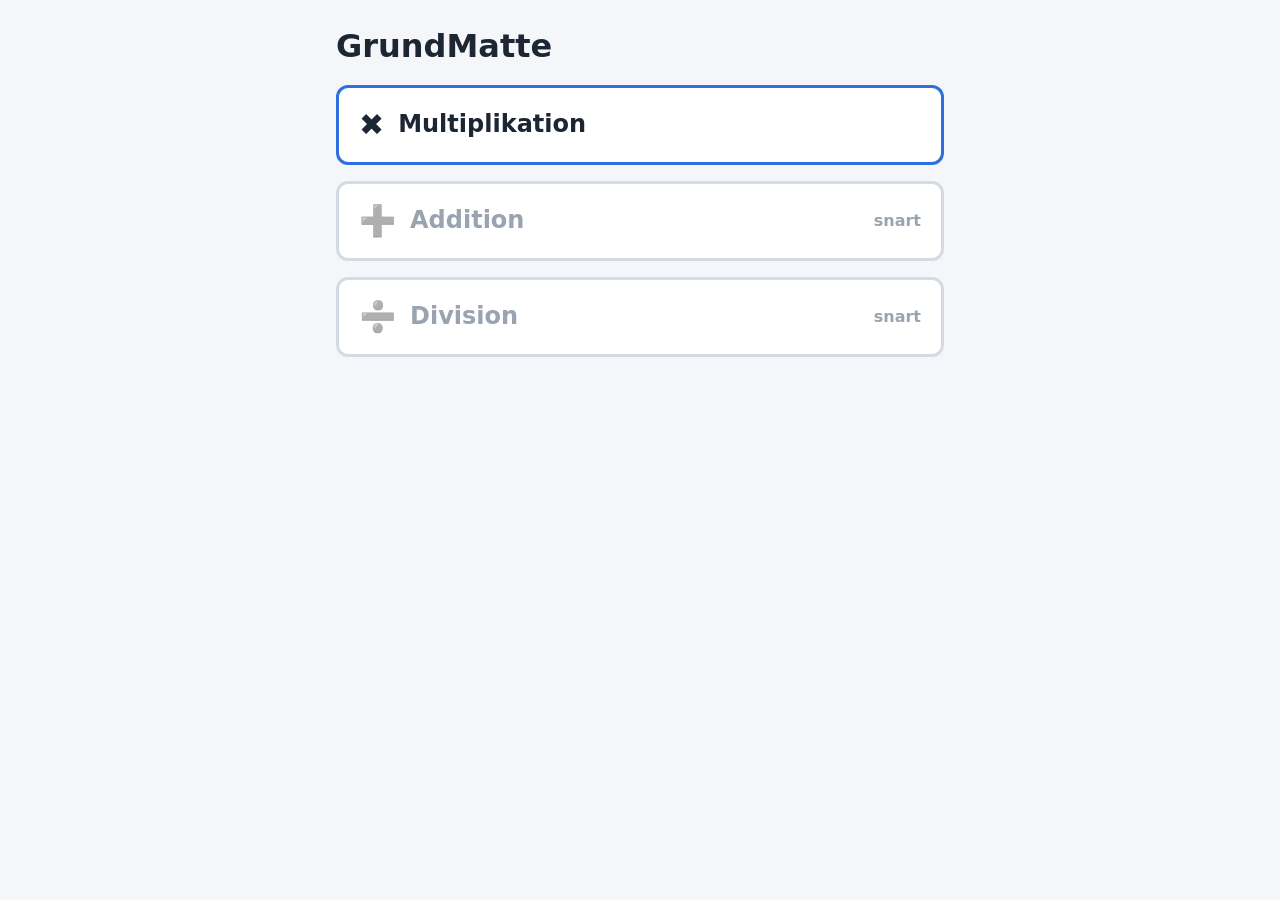
<file: index.html>
<!DOCTYPE html>
<html lang="sv">
<head>
  <meta charset="utf-8">
  <meta name="viewport" content="width=device-width, initial-scale=1">
  <title>GrundMatte</title>
  <link rel="stylesheet" href="css/style.css">
</head>
<body>
  <main class="sida">
    <h1 class="rubrik">GrundMatte</h1>

    <a class="ruta" href="multiplikation.html">
      <span class="ruta__ikon" aria-hidden="true">✖️</span> Multiplikation
    </a>

    <div class="ruta ruta--snart" aria-disabled="true">
      <span class="ruta__ikon" aria-hidden="true">➕</span> Addition
      <span class="ruta__snart">snart</span>
    </div>

    <div class="ruta ruta--snart" aria-disabled="true">
      <span class="ruta__ikon" aria-hidden="true">➗</span> Division
      <span class="ruta__snart">snart</span>
    </div>
  </main>
</body>
</html>
</file>
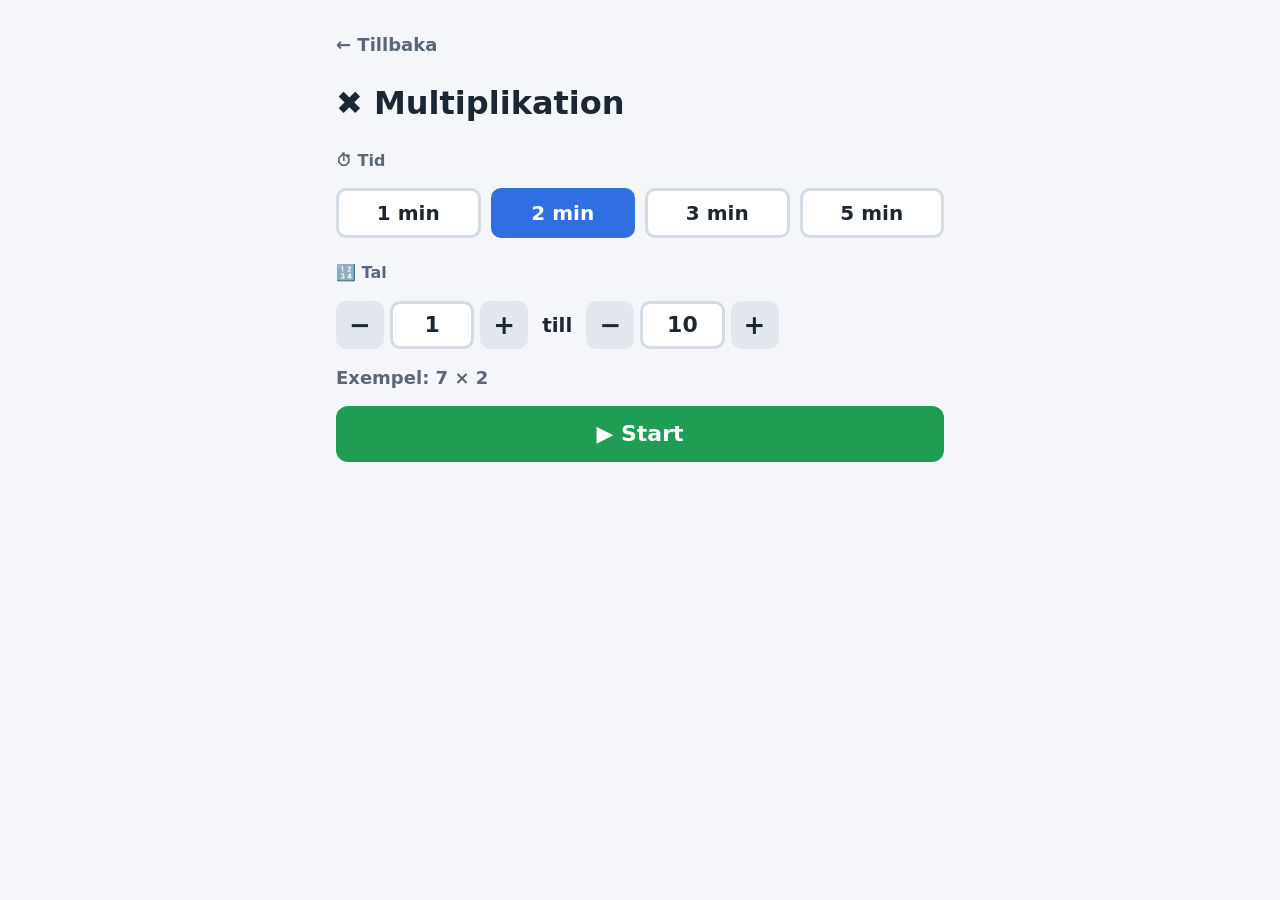
<file: multiplikation.html>
<!DOCTYPE html>
<html lang="sv">
<head>
  <meta charset="utf-8">
  <meta name="viewport" content="width=device-width, initial-scale=1">
  <title>Multiplikation – GrundMatte</title>
  <link rel="stylesheet" href="css/style.css">
</head>
<body>

  <!-- 1. Inställningar -->
  <main id="vy-installningar" class="sida">
    <a id="tillbaka" class="tillbaka" href="index.html">← Tillbaka</a>
    <h1 class="rubrik"><span aria-hidden="true">✖️</span> Multiplikation</h1>

    <p class="etikett"><span aria-hidden="true">⏱</span> Tid</p>
    <div class="valrad valrad--tid">
      <button type="button" class="val" data-sekunder="60">1 min</button>
      <button type="button" class="val val--vald" data-sekunder="120">2 min</button>
      <button type="button" class="val" data-sekunder="180">3 min</button>
      <button type="button" class="val" data-sekunder="300">5 min</button>
    </div>

    <p class="etikett"><span aria-hidden="true">🔢</span> Tal</p>
    <div class="intervall">
      <div class="stegare">
        <button type="button" id="fran-minus" class="steg" aria-label="Minska från">−</button>
        <input id="fran" class="talruta siffror" type="text" inputmode="numeric" autocomplete="off" value="1" aria-label="Från">
        <button type="button" id="fran-plus" class="steg" aria-label="Öka från">+</button>
      </div>
      <span class="intervall__till">till</span>
      <div class="stegare">
        <button type="button" id="till-minus" class="steg" aria-label="Minska till">−</button>
        <input id="till" class="talruta siffror" type="text" inputmode="numeric" autocomplete="off" value="10" aria-label="Till">
        <button type="button" id="till-plus" class="steg" aria-label="Öka till">+</button>
      </div>
    </div>
    <p id="exempel" class="exempel siffror">Exempel: 4 × 7</p>

    <button type="button" id="start" class="knapp knapp--start">▶ Start</button>
  </main>

  <!-- 2. Omgång -->
  <main id="vy-omgang" class="sida sida--omgang dold">
    <div class="statusrad siffror">
      <span id="tid" class="tid">⏱ 2:00</span>
      <span id="poang">⭐ 0</span>
    </div>

    <p id="uppgift" class="uppgift siffror">4 × 7 =</p>

    <form id="svarsform" class="svarsform" autocomplete="off">
      <input id="svar" class="svar siffror" type="text" inputmode="numeric" autocomplete="off"
             enterkeyhint="done" aria-label="Svar">
      <p id="facit" class="facit siffror osynlig">&nbsp;</p>
      <button type="submit" id="svara" class="knapp knapp--start">✓ Svara</button>
    </form>
  </main>

  <!-- 3. Sammanfattning -->
  <main id="vy-klart" class="sida dold">
    <h1 class="rubrik">Klart! <span aria-hidden="true">🎉</span></h1>

    <div class="resultat siffror">
      <span id="antal-ratt" class="resultat__ratt">✓ 0</span>
      <span id="antal-fel" class="resultat__fel">✗ 0</span>
    </div>

    <table id="fel-tabell" class="fel-tabell siffror">
      <thead>
        <tr><th>Uppgift</th><th>Ditt svar</th><th>Rätt</th></tr>
      </thead>
      <tbody></tbody>
    </table>
    <p id="inga-fel" class="inga-fel dold">Inga fel! <span aria-hidden="true">💪</span></p>

    <div class="knappar">
      <button type="button" id="igen" class="knapp knapp--start">↻ Igen</button>
      <button type="button" id="andra" class="knapp knapp--sekundar">⚙ Ändra</button>
    </div>
  </main>

  <script src="js/multiplikation-logik.js"></script>
  <script src="js/multiplikation.js"></script>
</body>
</html>
</file>
<file: css/style.css>
/* Gemensam stil för alla verktyg i GrundMatte */

:root {
  --accent: #2f6fdf;
  --gron: #1f9d55;
  --gron-ljus: #e3f6ea;
  --rod: #d64545;
  --rod-ljus: #fdeaea;
  --text: #1d2633;
  --text-svag: #5b6676;
  --bakgrund: #f4f6fa;
  --yta: #ffffff;
  --kant: #d5dbe3;
  --gra: #e3e8ef;
  --radie: 12px;
}

* { box-sizing: border-box; }

html { -webkit-text-size-adjust: 100%; }

body {
  margin: 0;
  background: var(--bakgrund);
  color: var(--text);
  font-family: system-ui, -apple-system, "Segoe UI", Roboto, sans-serif;
  font-size: 18px;
  line-height: 1.4;
}

.sida {
  max-width: 640px;
  margin: 0 auto;
  padding: 24px 16px 40px;
  display: flex;
  flex-direction: column;
  gap: 16px;
}

.rubrik {
  margin: 0;
  font-size: 32px;
  font-weight: 800;
}

.etikett {
  margin: 8px 0 0;
  font-size: 16px;
  font-weight: 700;
  color: var(--text-svag);
}

.dold { display: none !important; }
.osynlig { visibility: hidden; }  /* tar plats men syns inte, så att inget hoppar */

/* Siffror ska aldrig tvinga fram horisontell scroll */
.siffror {
  font-variant-numeric: tabular-nums;
  overflow-wrap: anywhere;
}

/* Verktygsrutor på landningssidan */
.ruta {
  display: flex;
  align-items: center;
  gap: 14px;
  min-height: 72px;
  padding: 16px 20px;
  background: var(--yta);
  border: 3px solid var(--accent);
  border-radius: var(--radie);
  color: var(--text);
  font-size: 24px;
  font-weight: 800;
  text-decoration: none;
}

a.ruta:hover, a.ruta:focus-visible { background: #eaf1fd; outline: none; }

.ruta--snart {
  border-color: var(--kant);
  color: #9aa4b1;
  cursor: default;
}

.ruta__ikon { font-size: 30px; }
.ruta--snart .ruta__ikon { filter: grayscale(1); opacity: .5; }

.ruta__snart {
  margin-left: auto;
  font-size: 16px;
  font-weight: 700;
}

/* Knappar */
.knapp {
  min-height: 56px;
  padding: 12px 20px;
  border: 0;
  border-radius: var(--radie);
  font: inherit;
  font-size: 22px;
  font-weight: 800;
  cursor: pointer;
}

.knapp:focus-visible, .val:focus-visible, .steg:focus-visible {
  outline: 3px solid var(--accent);
  outline-offset: 2px;
}

.knapp--start { background: var(--gron); color: #fff; }
.knapp--start:hover { background: #198a4a; }
.knapp--sekundar { background: var(--gra); color: var(--text); }
.knapp--sekundar:hover { background: #d6dde7; }

.knappar {
  display: flex;
  gap: 10px;
}

.knappar .knapp { flex: 1; }

/* Valknappar (t.ex. tid) */
.valrad {
  display: flex;
  flex-wrap: wrap;
  gap: 10px;
}

.val {
  min-height: 48px;
  min-width: 80px;
  padding: 8px 14px;
  background: var(--yta);
  border: 3px solid var(--kant);
  border-radius: 10px;
  color: var(--text);
  font: inherit;
  font-size: 20px;
  font-weight: 800;
  cursor: pointer;
}

.val--vald {
  background: var(--accent);
  border-color: var(--accent);
  color: #fff;
}

.tillbaka {
  align-self: flex-start;
  color: var(--text-svag);
  font-weight: 700;
  text-decoration: none;
  padding: 8px 0;
}

.tillbaka:hover { color: var(--text); }

/* ---- Multiplikation: inställningar ---- */
.valrad--tid {
  display: grid;
  grid-template-columns: repeat(4, 1fr);
}

.valrad--tid .val { min-width: 0; padding: 8px 4px; }

.intervall {
  display: grid;
  grid-template-columns: auto auto auto;
  justify-content: start;
  align-items: center;
  gap: 10px 14px;
}

@media (max-width: 440px) {
  .intervall { grid-template-columns: auto; }
}

.intervall__till { font-size: 20px; font-weight: 700; }

.stegare {
  display: flex;
  align-items: center;
  gap: 6px;
}

.steg {
  width: 48px;
  height: 48px;
  border: 0;
  border-radius: 10px;
  background: var(--gra);
  color: var(--text);
  font: inherit;
  font-size: 26px;
  font-weight: 800;
  cursor: pointer;
}

.steg:hover { background: #d6dde7; }

.talruta {
  width: 5.5ch;
  min-width: 64px;
  height: 48px;
  border: 3px solid var(--kant);
  border-radius: 10px;
  background: var(--yta);
  color: var(--text);
  font: inherit;
  font-size: 22px;
  font-weight: 800;
  text-align: center;
}

.talruta:focus { border-color: var(--accent); outline: none; }

.exempel {
  margin: 0;
  color: var(--text-svag);
  font-weight: 600;
}

/* ---- Multiplikation: omgång ---- */
.sida--omgang { padding-top: 12px; gap: 12px; }

.statusrad {
  display: flex;
  justify-content: space-between;
  font-size: 24px;
  font-weight: 800;
}

.tid--varning { color: var(--rod); }

.uppgift {
  margin: 12px 0 0;
  text-align: center;
  font-size: clamp(32px, 11vw, 56px);
  font-weight: 800;
  line-height: 1.15;
}

.svarsform {
  display: flex;
  flex-direction: column;
  align-items: stretch;
  gap: 10px;
}

.svar {
  align-self: center;
  width: 100%;
  max-width: 280px;
  height: 64px;
  border: 3px solid var(--accent);
  border-radius: var(--radie);
  background: var(--yta);
  color: var(--text);
  font: inherit;
  font-size: 34px;
  font-weight: 800;
  text-align: center;
  transition: background-color .15s, border-color .15s;
}

.svarsform .knapp { align-self: center; width: 100%; max-width: 280px; }

.svar:focus { outline: none; box-shadow: 0 0 0 4px #cfe0fb; }

.svar--ratt { border-color: var(--gron); background: var(--gron-ljus); color: var(--gron); }
.svar--fel { border-color: var(--rod); background: var(--rod-ljus); color: var(--rod); text-decoration: line-through; }

.facit {
  margin: 0;
  text-align: center;
  font-size: 26px;
  font-weight: 800;
}

.facit__ratt { color: var(--gron); }

/* ---- Multiplikation: sammanfattning ---- */
.resultat {
  display: flex;
  justify-content: center;
  gap: 32px;
  font-size: 44px;
  font-weight: 800;
}

.resultat__ratt { color: var(--gron); }
.resultat__fel { color: var(--rod); }

.fel-tabell {
  width: 100%;
  border-collapse: collapse;
  background: var(--yta);
  border-radius: var(--radie);
  overflow: hidden;
  font-size: 20px;
  table-layout: fixed;
}

.fel-tabell th {
  padding: 8px 10px;
  background: var(--gra);
  color: var(--text-svag);
  font-size: 15px;
  text-align: left;
}

.fel-tabell td {
  padding: 10px;
  border-top: 1px solid var(--gra);
  font-weight: 700;
}

.fel-tabell .ditt { color: var(--rod); text-decoration: line-through; }
.fel-tabell .ratt { color: var(--gron); }

.inga-fel {
  margin: 0;
  text-align: center;
  font-size: 28px;
  font-weight: 800;
  color: var(--gron);
}
</file>
